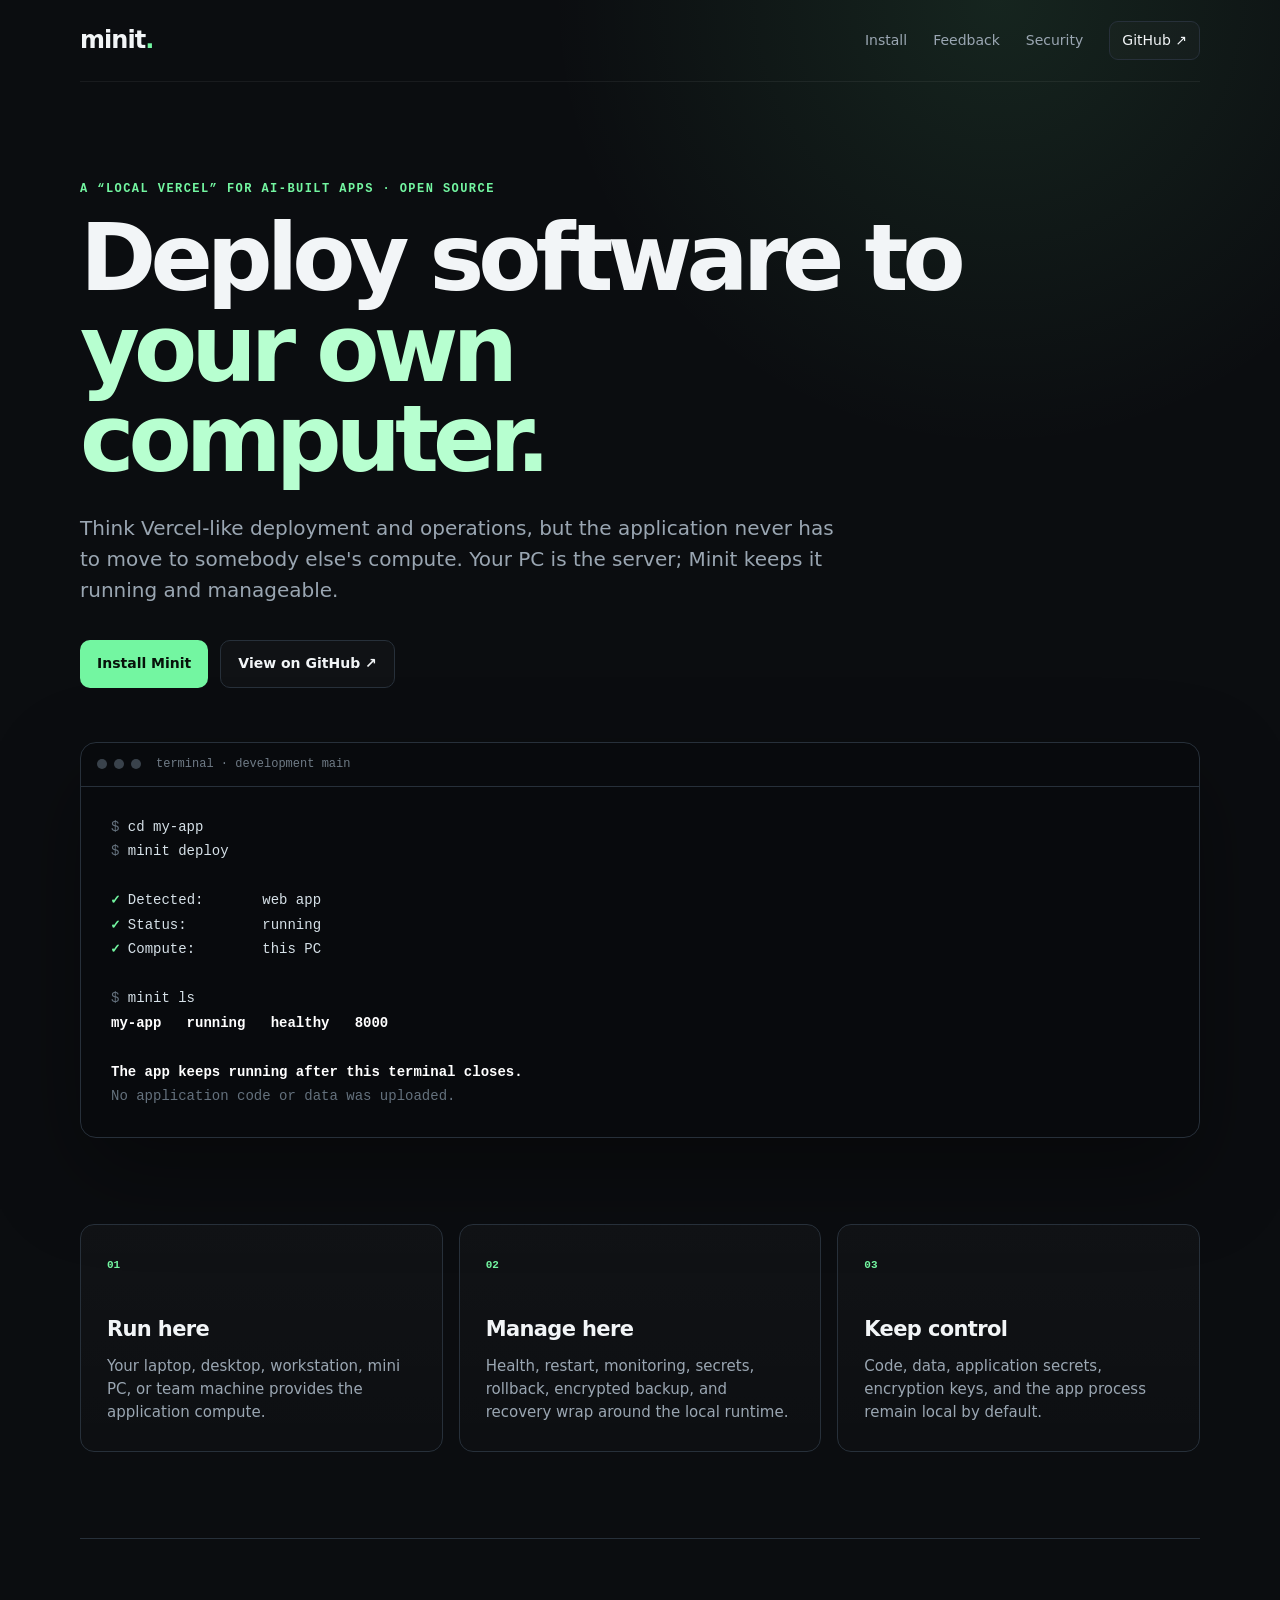
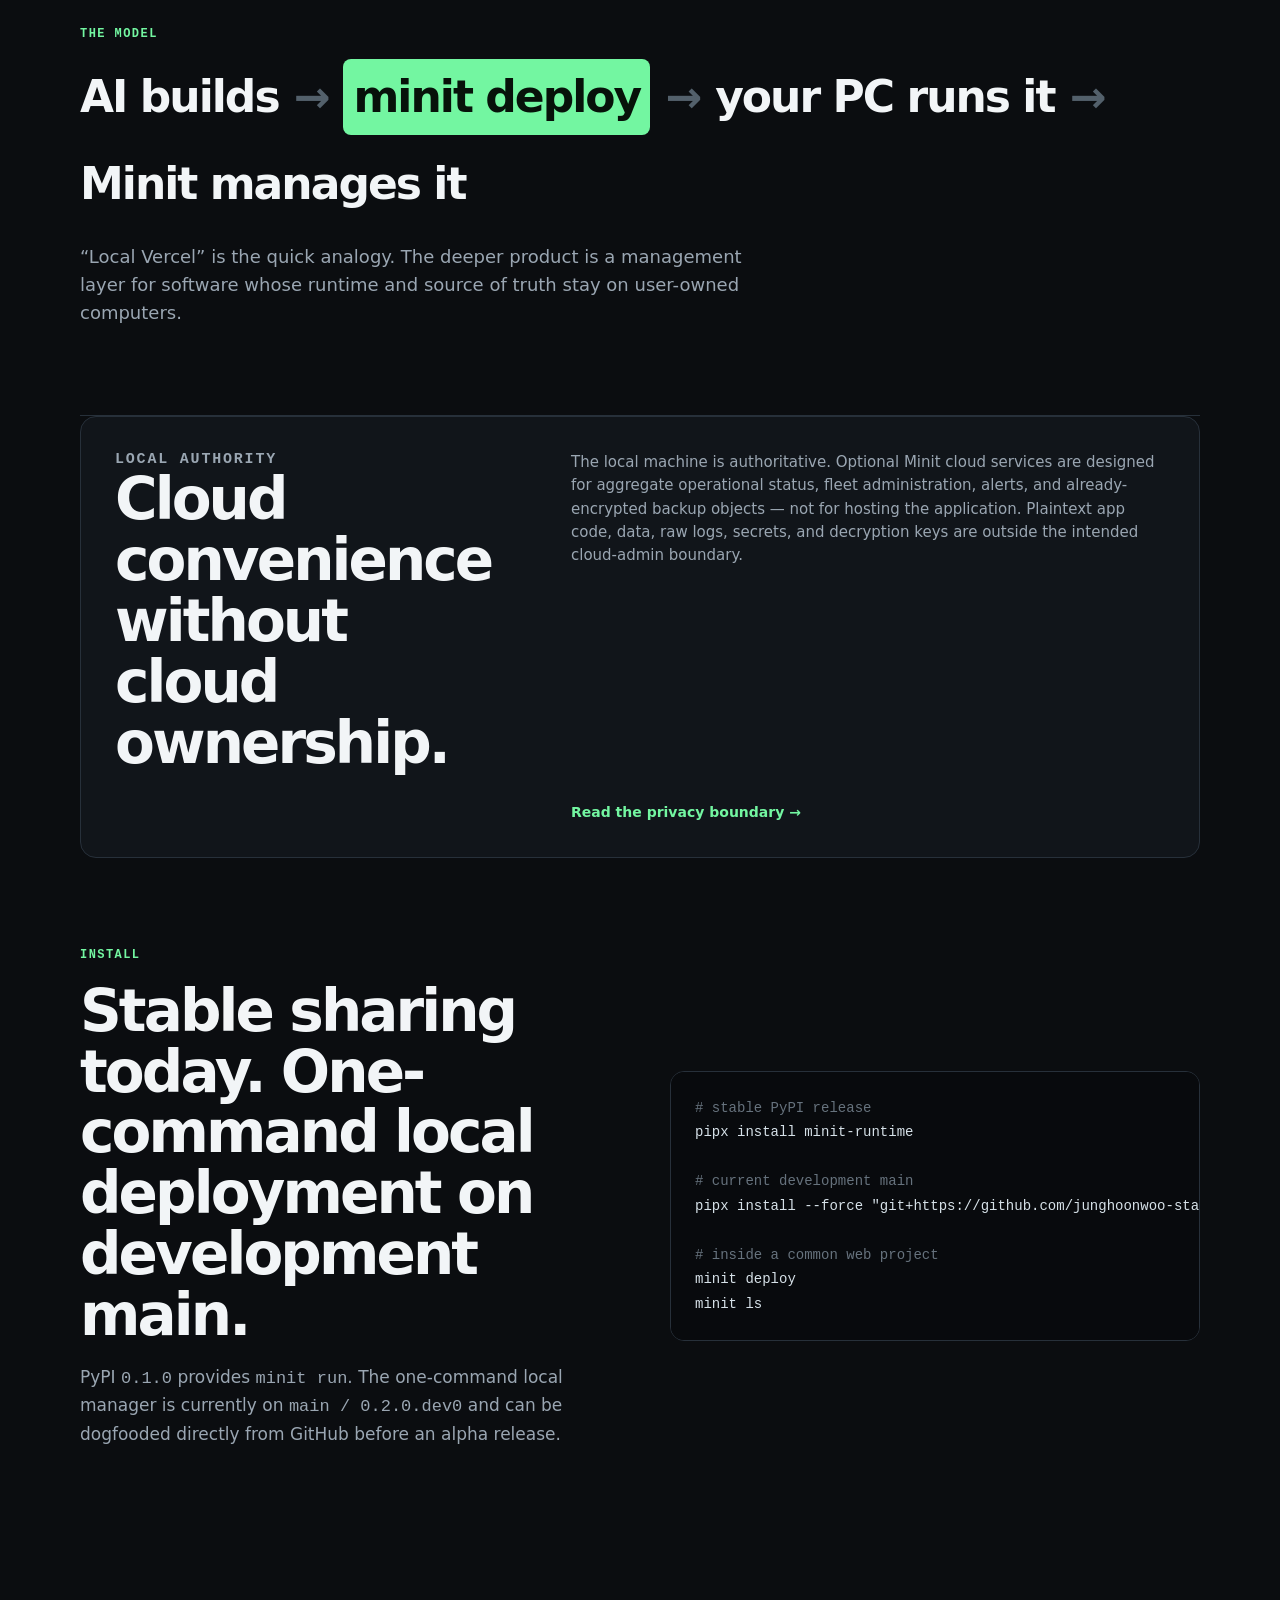
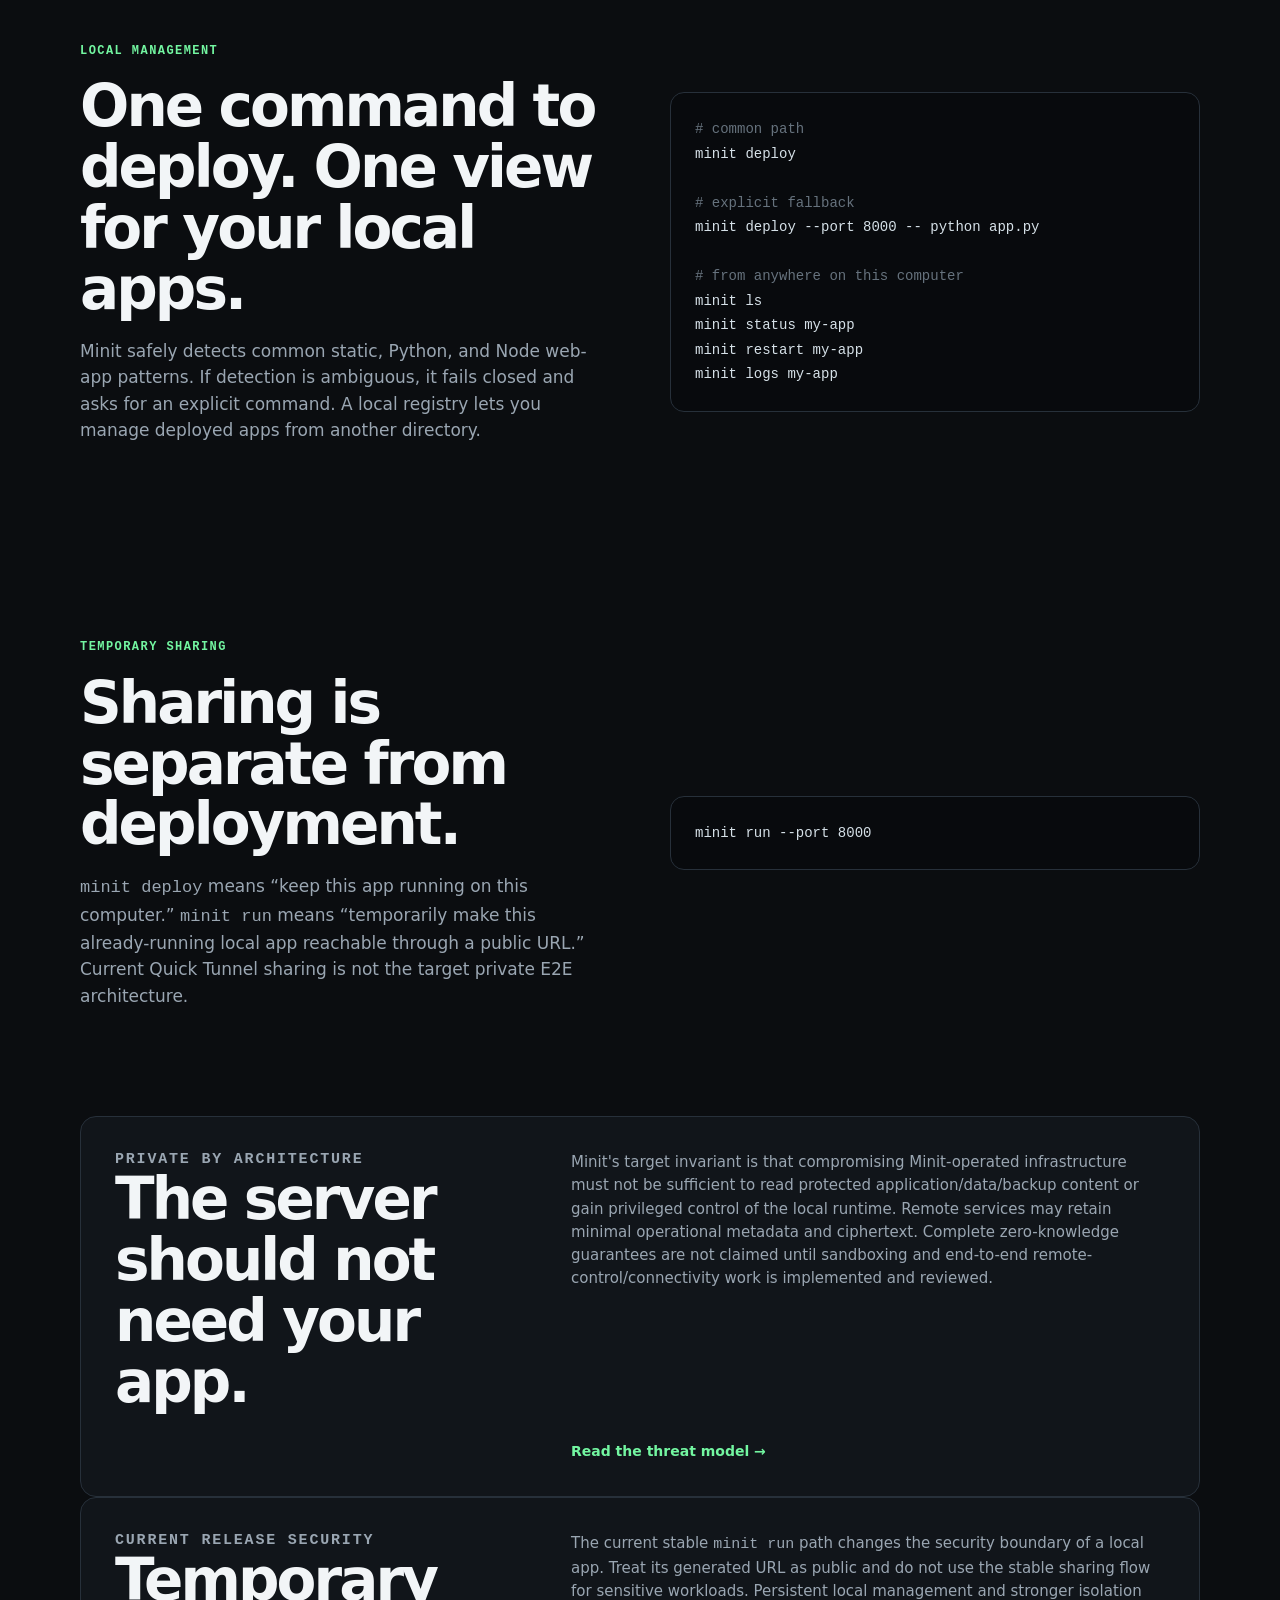
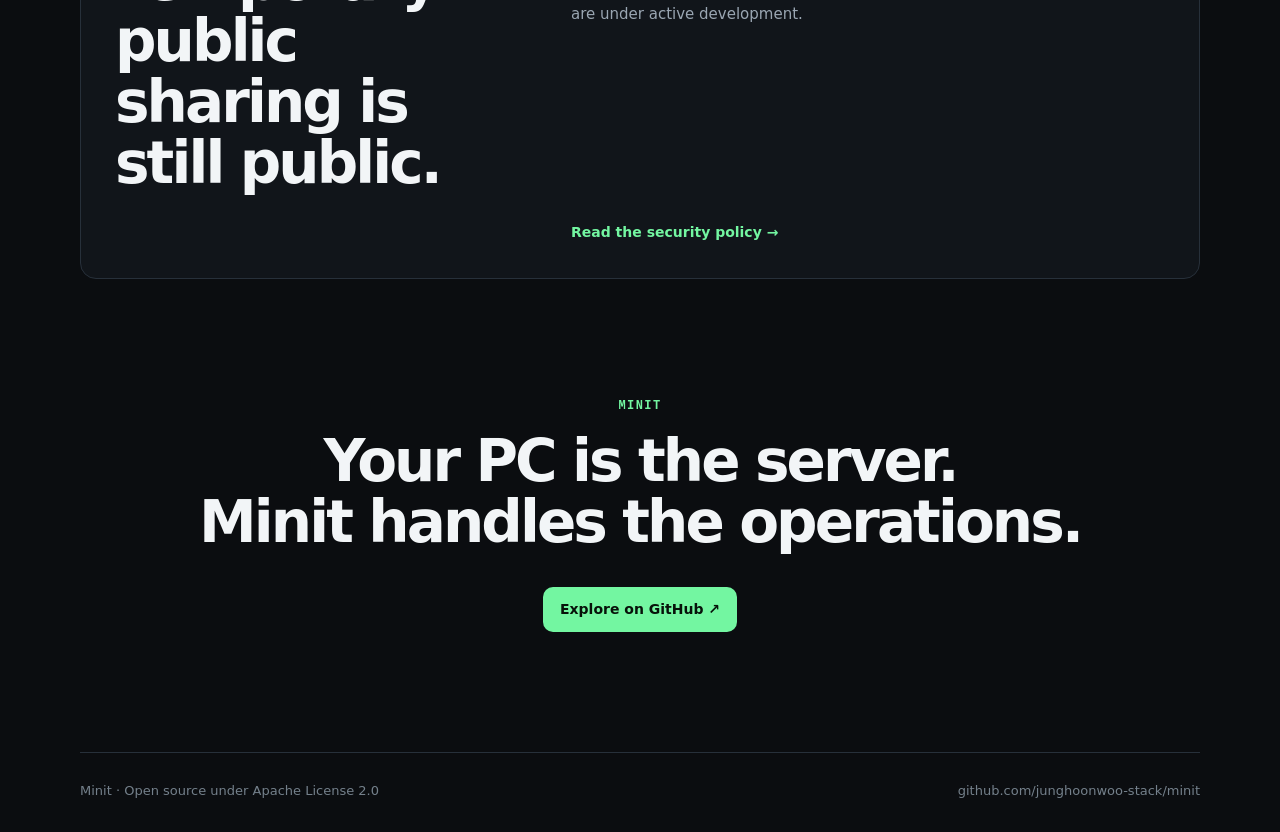
<file: site/index.html>
<!doctype html>
<html lang="en">
<head>
  <meta charset="utf-8">
  <meta name="viewport" content="width=device-width,initial-scale=1">
  <title>Minit — Deploy to your own computer</title>
  <meta name="description" content="An open-source local Vercel for AI-built apps: deploy to your own computer and manage it like the cloud while code, data, keys, and compute stay local.">
  <meta name="theme-color" content="#0b0d10">
  <meta property="og:title" content="Minit — a local Vercel for AI-built apps">
  <meta property="og:description" content="Your PC is the server. Minit handles deployment and operations without moving the app to cloud compute.">
  <link rel="stylesheet" href="./style.css">
</head>
<body>
  <main>
    <nav class="nav">
      <a class="brand" href="./" aria-label="Minit home">minit<span>.</span></a>
      <div class="nav-links">
        <a href="#install">Install</a>
        <a href="https://github.com/junghoonwoo-stack/minit/issues">Feedback</a>
        <a href="https://github.com/junghoonwoo-stack/minit/blob/main/SECURITY.md">Security</a>
        <a class="github" href="https://github.com/junghoonwoo-stack/minit">GitHub ↗</a>
      </div>
    </nav>

    <section class="hero">
      <p class="eyebrow">A “LOCAL VERCEL” FOR AI-BUILT APPS · OPEN SOURCE</p>
      <h1>Deploy software to<br><span>your own computer.</span></h1>
      <p class="lede">Think Vercel-like deployment and operations, but the application never has to move to somebody else's compute. Your PC is the server; Minit keeps it running and manageable.</p>
      <div class="actions">
        <a class="primary" href="#install">Install Minit</a>
        <a class="secondary" href="https://github.com/junghoonwoo-stack/minit">View on GitHub ↗</a>
      </div>
    </section>

    <section class="terminal-wrap" aria-label="Minit local deployment example">
      <div class="terminal-head"><span></span><span></span><span></span><b>terminal · development main</b></div>
      <pre><code><span class="dim">$</span> cd my-app
<span class="dim">$</span> minit deploy

<span class="ok">✓</span> Detected:       web app
<span class="ok">✓</span> Status:         running
<span class="ok">✓</span> Compute:        this PC

<span class="dim">$</span> minit ls
<span class="bright">my-app   running   healthy   8000</span>

<span class="bright">The app keeps running after this terminal closes.</span>
<span class="dim">No application code or data was uploaded.</span></code></pre>
    </section>

    <section class="promise-grid">
      <article><span>01</span><h2>Run here</h2><p>Your laptop, desktop, workstation, mini PC, or team machine provides the application compute.</p></article>
      <article><span>02</span><h2>Manage here</h2><p>Health, restart, monitoring, secrets, rollback, encrypted backup, and recovery wrap around the local runtime.</p></article>
      <article><span>03</span><h2>Keep control</h2><p>Code, data, application secrets, encryption keys, and the app process remain local by default.</p></article>
    </section>

    <section class="flow">
      <p class="eyebrow">THE MODEL</p>
      <div class="flowline"><b>AI builds</b><i>→</i><strong>minit deploy</strong><i>→</i><b>your PC runs it</b><i>→</i><b>Minit manages it</b></div>
      <p>“Local Vercel” is the quick analogy. The deeper product is a management layer for software whose runtime and source of truth stay on user-owned computers.</p>
    </section>

    <section class="security">
      <div>
        <p class="eyebrow">LOCAL AUTHORITY</p>
        <h2>Cloud convenience without cloud ownership.</h2>
      </div>
      <p>The local machine is authoritative. Optional Minit cloud services are designed for aggregate operational status, fleet administration, alerts, and already-encrypted backup objects — not for hosting the application. Plaintext app code, data, raw logs, secrets, and decryption keys are outside the intended cloud-admin boundary.</p>
      <a href="https://github.com/junghoonwoo-stack/minit/blob/main/docs/CLOUD_ADMIN_PRIVACY.md">Read the privacy boundary →</a>
    </section>

    <section class="try" id="install">
      <div>
        <p class="eyebrow">INSTALL</p>
        <h2>Stable sharing today. One-command local deployment on development main.</h2>
        <p>PyPI <code>0.1.0</code> provides <code>minit run</code>. The one-command local manager is currently on <code>main / 0.2.0.dev0</code> and can be dogfooded directly from GitHub before an alpha release.</p>
      </div>
      <pre><code><span class="comment"># stable PyPI release</span>
pipx install minit-runtime

<span class="comment"># current development main</span>
pipx install --force "git+https://github.com/junghoonwoo-stack/minit.git@main"

<span class="comment"># inside a common web project</span>
minit deploy
minit ls</code></pre>
    </section>

    <section class="try" id="modes">
      <div>
        <p class="eyebrow">LOCAL MANAGEMENT</p>
        <h2>One command to deploy. One view for your local apps.</h2>
        <p>Minit safely detects common static, Python, and Node web-app patterns. If detection is ambiguous, it fails closed and asks for an explicit command. A local registry lets you manage deployed apps from another directory.</p>
      </div>
      <pre><code><span class="comment"># common path</span>
minit deploy

<span class="comment"># explicit fallback</span>
minit deploy --port 8000 -- python app.py

<span class="comment"># from anywhere on this computer</span>
minit ls
minit status my-app
minit restart my-app
minit logs my-app</code></pre>
    </section>

    <section class="try">
      <div>
        <p class="eyebrow">TEMPORARY SHARING</p>
        <h2>Sharing is separate from deployment.</h2>
        <p><code>minit deploy</code> means “keep this app running on this computer.” <code>minit run</code> means “temporarily make this already-running local app reachable through a public URL.” Current Quick Tunnel sharing is not the target private E2E architecture.</p>
      </div>
      <pre><code>minit run --port 8000</code></pre>
    </section>

    <section class="security">
      <div>
        <p class="eyebrow">PRIVATE BY ARCHITECTURE</p>
        <h2>The server should not need your app.</h2>
      </div>
      <p>Minit's target invariant is that compromising Minit-operated infrastructure must not be sufficient to read protected application/data/backup content or gain privileged control of the local runtime. Remote services may retain minimal operational metadata and ciphertext. Complete zero-knowledge guarantees are not claimed until sandboxing and end-to-end remote-control/connectivity work is implemented and reviewed.</p>
      <a href="https://github.com/junghoonwoo-stack/minit/blob/main/docs/THREAT_MODEL.md">Read the threat model →</a>
    </section>

    <section class="security">
      <div>
        <p class="eyebrow">CURRENT RELEASE SECURITY</p>
        <h2>Temporary public sharing is still public.</h2>
      </div>
      <p>The current stable <code>minit run</code> path changes the security boundary of a local app. Treat its generated URL as public and do not use the stable sharing flow for sensitive workloads. Persistent local management and stronger isolation are under active development.</p>
      <a href="https://github.com/junghoonwoo-stack/minit/blob/main/SECURITY.md">Read the security policy →</a>
    </section>

    <section class="final-cta">
      <p class="eyebrow">MINIT</p>
      <h2>Your PC is the server.<br>Minit handles the operations.</h2>
      <a class="primary" href="https://github.com/junghoonwoo-stack/minit">Explore on GitHub ↗</a>
    </section>

    <footer>
      <span>Minit · Open source under Apache License 2.0</span>
      <a href="https://github.com/junghoonwoo-stack/minit">github.com/junghoonwoo-stack/minit</a>
    </footer>
  </main>
</body>
</html>
</file>
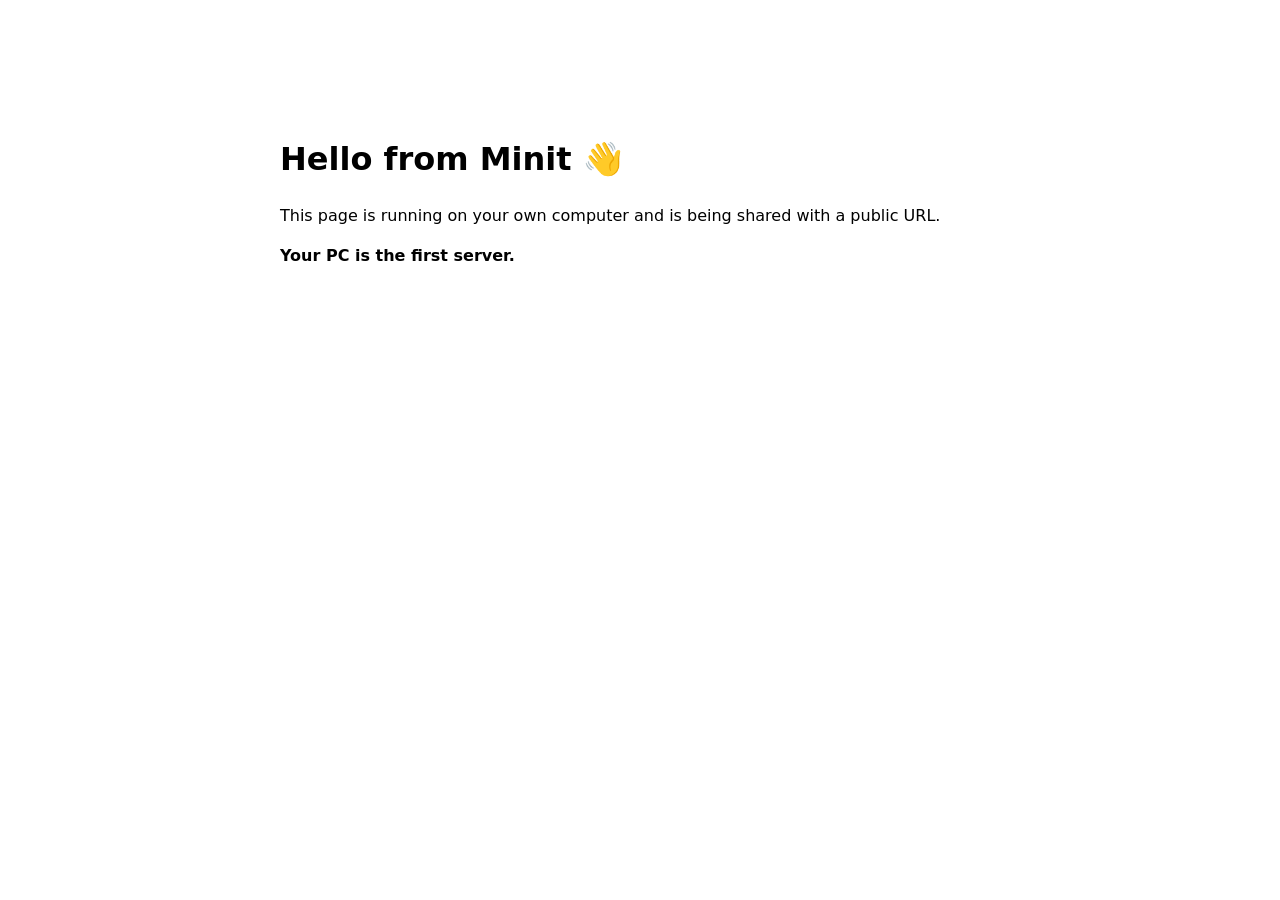
<file: examples/hello-minit/index.html>
<!doctype html>
<html lang="en">
<head>
  <meta charset="utf-8" />
  <meta name="viewport" content="width=device-width, initial-scale=1" />
  <title>Hello Minit</title>
  <style>
    body { font-family: system-ui, sans-serif; max-width: 720px; margin: 15vh auto; padding: 0 24px; line-height: 1.5; }
    code { background: #f3f4f6; padding: 2px 6px; border-radius: 6px; }
  </style>
</head>
<body>
  <h1>Hello from Minit 👋</h1>
  <p>This page is running on your own computer and is being shared with a public URL.</p>
  <p><strong>Your PC is the first server.</strong></p>
</body>
</html>
</file>
<file: site/style.css>
:root{--bg:#0b0d10;--panel:#11151a;--panel2:#151a20;--text:#f2f5f7;--muted:#9aa6b2;--line:#27303a;--accent:#73f6a1;--accent2:#b7ffd0;--code:#d6e1e8}*{box-sizing:border-box}html{scroll-behavior:smooth}body{margin:0;background:radial-gradient(circle at 78% 0%,rgba(115,246,161,.10),transparent 28rem),var(--bg);color:var(--text);font-family:Inter,ui-sans-serif,system-ui,-apple-system,BlinkMacSystemFont,"Segoe UI",sans-serif;line-height:1.55}a{color:inherit;text-decoration:none}main{width:min(1120px,calc(100% - 40px));margin:0 auto}.nav{height:82px;display:flex;align-items:center;justify-content:space-between;border-bottom:1px solid rgba(255,255,255,.06)}.brand{font-weight:800;font-size:24px;letter-spacing:-.04em}.brand span{color:var(--accent)}.nav-links{display:flex;align-items:center;gap:26px;color:var(--muted);font-size:14px}.nav-links a:hover{color:var(--text)}.nav-links .github{color:var(--text);border:1px solid var(--line);padding:8px 12px;border-radius:9px;background:rgba(255,255,255,.02)}.hero{padding:100px 0 54px;max-width:900px}.eyebrow{margin:0 0 18px;color:var(--accent);font:700 12px/1.2 ui-monospace,SFMono-Regular,Menlo,monospace;letter-spacing:.12em}.hero h1{font-size:clamp(50px,8vw,92px);line-height:.98;letter-spacing:-.065em;margin:0 0 28px;font-weight:800}.hero h1 span{color:var(--accent2)}.lede{max-width:760px;color:var(--muted);font-size:20px;line-height:1.55;margin:0}.actions{display:flex;gap:12px;margin-top:34px;flex-wrap:wrap}.primary,.secondary{display:inline-flex;align-items:center;justify-content:center;border-radius:10px;padding:12px 17px;font-weight:700;font-size:14px}.primary{background:var(--accent);color:#07120a}.primary:hover{filter:brightness(1.05)}.secondary{border:1px solid var(--line);color:var(--text);background:rgba(255,255,255,.02)}.terminal-wrap{border:1px solid var(--line);border-radius:16px;overflow:hidden;background:#080a0d;box-shadow:0 35px 90px rgba(0,0,0,.35)}.terminal-head{height:44px;border-bottom:1px solid var(--line);display:flex;align-items:center;padding:0 16px;gap:7px;color:#6f7b86;font:12px ui-monospace,SFMono-Regular,Menlo,monospace}.terminal-head span{width:10px;height:10px;border-radius:50%;background:#39424b}.terminal-head b{font-weight:500;margin-left:8px}.terminal-wrap pre,.try pre{margin:0;overflow:auto;font:14px/1.75 ui-monospace,SFMono-Regular,Menlo,Consolas,monospace;color:var(--code)}.terminal-wrap pre{padding:28px 30px}.dim{color:#64717d}.ok{color:var(--accent);font-weight:800}.bright{color:#fff;font-weight:700}.comment{color:#66727d}.promise-grid{display:grid;grid-template-columns:repeat(3,1fr);gap:16px;padding:86px 0}.promise-grid article{border:1px solid var(--line);border-radius:14px;padding:26px;background:linear-gradient(180deg,rgba(255,255,255,.025),rgba(255,255,255,.008))}.promise-grid span{font:700 11px ui-monospace,SFMono-Regular,Menlo,monospace;color:var(--accent)}.promise-grid h2{font-size:21px;letter-spacing:-.03em;margin:38px 0 9px}.promise-grid p{color:var(--muted);margin:0;font-size:15px}.flow{padding:88px 0;border-top:1px solid var(--line);border-bottom:1px solid var(--line)}.flowline{display:flex;align-items:center;gap:15px;flex-wrap:wrap;font-size:clamp(25px,4vw,44px);font-weight:700;letter-spacing:-.045em}.flowline i{font-style:normal;color:#53606b}.flowline strong{background:var(--accent);color:#07120a;padding:4px 10px;border-radius:8px}.flow>p:last-child{color:var(--muted);font-size:18px;max-width:700px;margin:25px 0 0}.try{display:grid;grid-template-columns:1fr 1fr;gap:60px;align-items:center;padding:90px 0}.try h2,.security h2,.final-cta h2{font-size:clamp(34px,5vw,58px);line-height:1.05;letter-spacing:-.05em;margin:0 0 18px}.try>div>p:last-child{color:var(--muted);font-size:17px}.try pre{border:1px solid var(--line);border-radius:14px;background:#080a0d;padding:24px}.security{display:grid;grid-template-columns:.8fr 1.2fr;column-gap:60px;row-gap:10px;border:1px solid var(--line);border-radius:16px;padding:34px;background:var(--panel)}.security p{color:var(--muted);margin:0;font-size:15px}.security a{grid-column:2;color:var(--accent);font-weight:700;font-size:14px}.final-cta{text-align:center;padding:120px 0}.final-cta .primary{margin-top:16px}footer{display:flex;align-items:center;justify-content:space-between;gap:20px;border-top:1px solid var(--line);padding:28px 0 38px;color:#74808b;font-size:13px}footer a:hover{color:var(--text)}@media(max-width:760px){main{width:min(100% - 28px,1120px)}.nav-links a:not(.github){display:none}.hero{padding-top:70px}.hero h1{font-size:52px}.lede{font-size:17px}.promise-grid{grid-template-columns:1fr;padding:60px 0}.promise-grid h2{margin-top:22px}.try{grid-template-columns:1fr;gap:25px;padding:70px 0}.security{grid-template-columns:1fr;gap:18px}.security a{grid-column:1}.flow{padding:65px 0}.flowline{gap:10px}.terminal-wrap pre{padding:22px;font-size:12px}.final-cta{padding:90px 0}footer{flex-direction:column;align-items:flex-start}}
</file>
